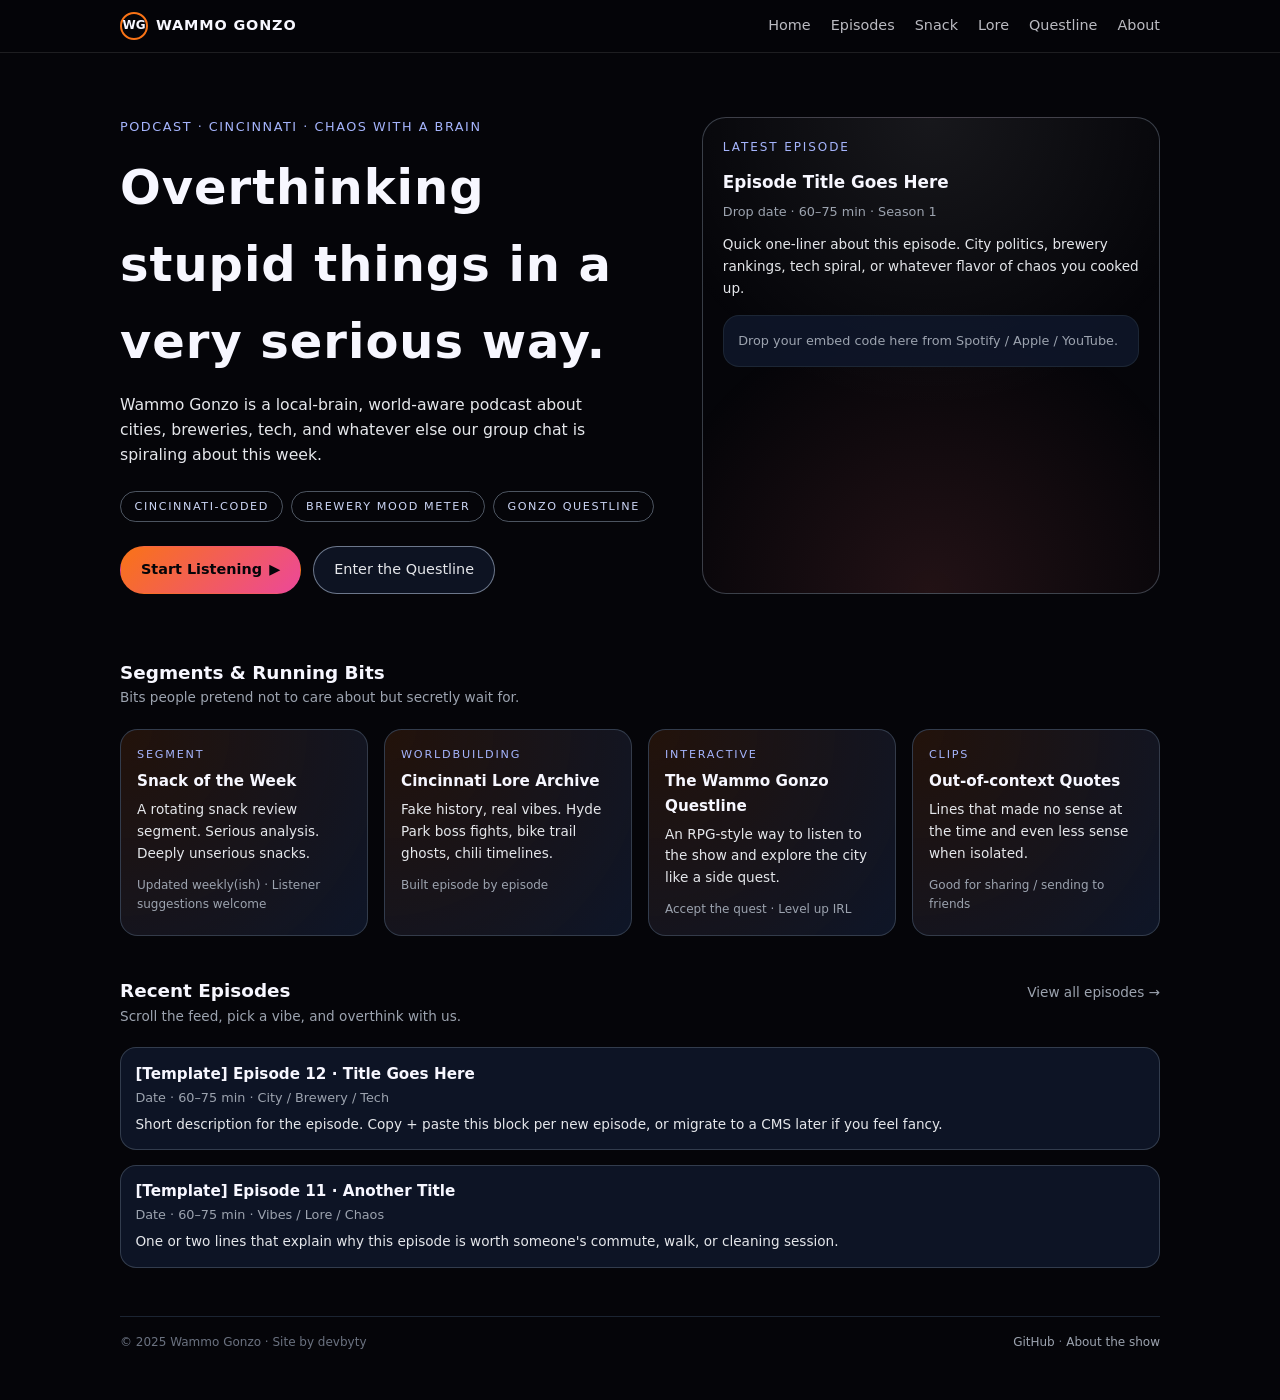
<file: index.html>
<!DOCTYPE html>
<html lang="en">
<head>
  <meta charset="UTF-8">
  <title>Wammo Gonzo Podcast</title>
  <meta name="viewport" content="width=device-width, initial-scale=1">
  <link rel="stylesheet" href="styles.css">
</head>
<body>
<header>
  <div class="nav-container">
    <div class="nav-left">
      <div class="logo-mark">WG</div>
      <div class="nav-title">Wammo Gonzo</div>
    </div>
    <nav class="nav-links">
      <a href="index.html">Home</a>
      <a href="episodes.html">Episodes</a>
      <a href="snack.html">Snack</a>
      <a href="lore.html">Lore</a>
      <a href="questline.html">Questline</a>
      <a href="about.html">About</a>
    </nav>
  </div>
</header>
<main>
  <section class="hero">
    <div>
      <div class="hero-tag">Podcast · Cincinnati · Chaos with a brain</div>
      <h1 class="hero-title">Overthinking stupid things in a very serious way.</h1>
      <p class="hero-sub">
        Wammo Gonzo is a local-brain, world-aware podcast about cities, breweries, tech,
        and whatever else our group chat is spiraling about this week.
      </p>
      <div class="hero-badges">
        <span class="badge">Cincinnati-coded</span>
        <span class="badge">Brewery Mood Meter</span>
        <span class="badge">Gonzo Questline</span>
      </div>
      <div class="hero-actions">
        <a class="btn-primary" href="https://www.youtube.com/@MUSTYRIVER">
          <span>Start Listening</span>
          <span>▶</span>
        </a>
        <a class="btn-ghost" href="questline.html">
          <span>Enter the Questline</span>
        </a>
      </div>
    </div>
    <div class="hero-right">
      <div class="hero-right-label">Latest Episode</div>
      <div class="hero-episode-title">Episode Title Goes Here</div>
      <div class="hero-episode-meta">Drop date · 60–75 min · Season 1</div>
      <div class="hero-episode-desc">
        Quick one-liner about this episode. City politics, brewery rankings,
        tech spiral, or whatever flavor of chaos you cooked up.
      </div>
      <div id="listen" class="player-placeholder">
        <!-- Replace this block with your real Spotify or Apple embed -->
        Drop your embed code here from Spotify / Apple / YouTube.
      </div>
    </div>
  </section>

  <section class="section">
    <div class="section-header">
      <div>
        <h2 class="section-title">Segments & Running Bits</h2>
        <p class="section-sub">Bits people pretend not to care about but secretly wait for.</p>
      </div>
    </div>
    <div class="card-grid">
      <a class="card" href="snack.html">
        <div class="card-label">Segment</div>
        <div class="card-title">Snack of the Week</div>
        <div class="card-text">
          A rotating snack review segment. Serious analysis. Deeply unserious snacks.
        </div>
        <div class="card-foot">Updated weekly(ish) · Listener suggestions welcome</div>
      </a>
      <a class="card" href="lore.html">
        <div class="card-label">Worldbuilding</div>
        <div class="card-title">Cincinnati Lore Archive</div>
        <div class="card-text">
          Fake history, real vibes. Hyde Park boss fights, bike trail ghosts, chili timelines.
        </div>
        <div class="card-foot">Built episode by episode</div>
      </a>
      <a class="card" href="questline.html">
        <div class="card-label">Interactive</div>
        <div class="card-title">The Wammo Gonzo Questline</div>
        <div class="card-text">
          An RPG-style way to listen to the show and explore the city like a side quest.
        </div>
        <div class="card-foot">Accept the quest · Level up IRL</div>
      </a>
      <a class="card" href="quotes.html">
        <div class="card-label">Clips</div>
        <div class="card-title">Out-of-context Quotes</div>
        <div class="card-text">
          Lines that made no sense at the time and even less sense when isolated.
        </div>
        <div class="card-foot">Good for sharing / sending to friends</div>
      </a>
    </div>
  </section>

  <section class="section">
    <div class="section-header">
      <div>
        <h2 class="section-title">Recent Episodes</h2>
        <p class="section-sub">Scroll the feed, pick a vibe, and overthink with us.</p>
      </div>
      <a class="section-sub" href="episodes.html">View all episodes →</a>
    </div>
    <div class="episode-list">
      <div class="episode-item">
        <div class="episode-item-title">[Template] Episode 12 · Title Goes Here</div>
        <div class="episode-item-meta">Date · 60–75 min · City / Brewery / Tech</div>
        <div class="episode-item-desc">
          Short description for the episode. Copy + paste this block per new episode,
          or migrate to a CMS later if you feel fancy.
        </div>
      </div>
      <div class="episode-item">
        <div class="episode-item-title">[Template] Episode 11 · Another Title</div>
        <div class="episode-item-meta">Date · 60–75 min · Vibes / Lore / Chaos</div>
        <div class="episode-item-desc">
          One or two lines that explain why this episode is worth someone's commute, walk, or cleaning session.
        </div>
      </div>
    </div>
  </section>

  <footer class="footer">
    <span>© 2025 Wammo Gonzo · Site by devbyty</span>
    <span>
      <a href="https://github.com/devbyty" target="_blank" rel="noreferrer">GitHub</a> ·
      <a href="about.html">About the show</a>
    </span>
  </footer>
</main>
</body>
</html>
</file>
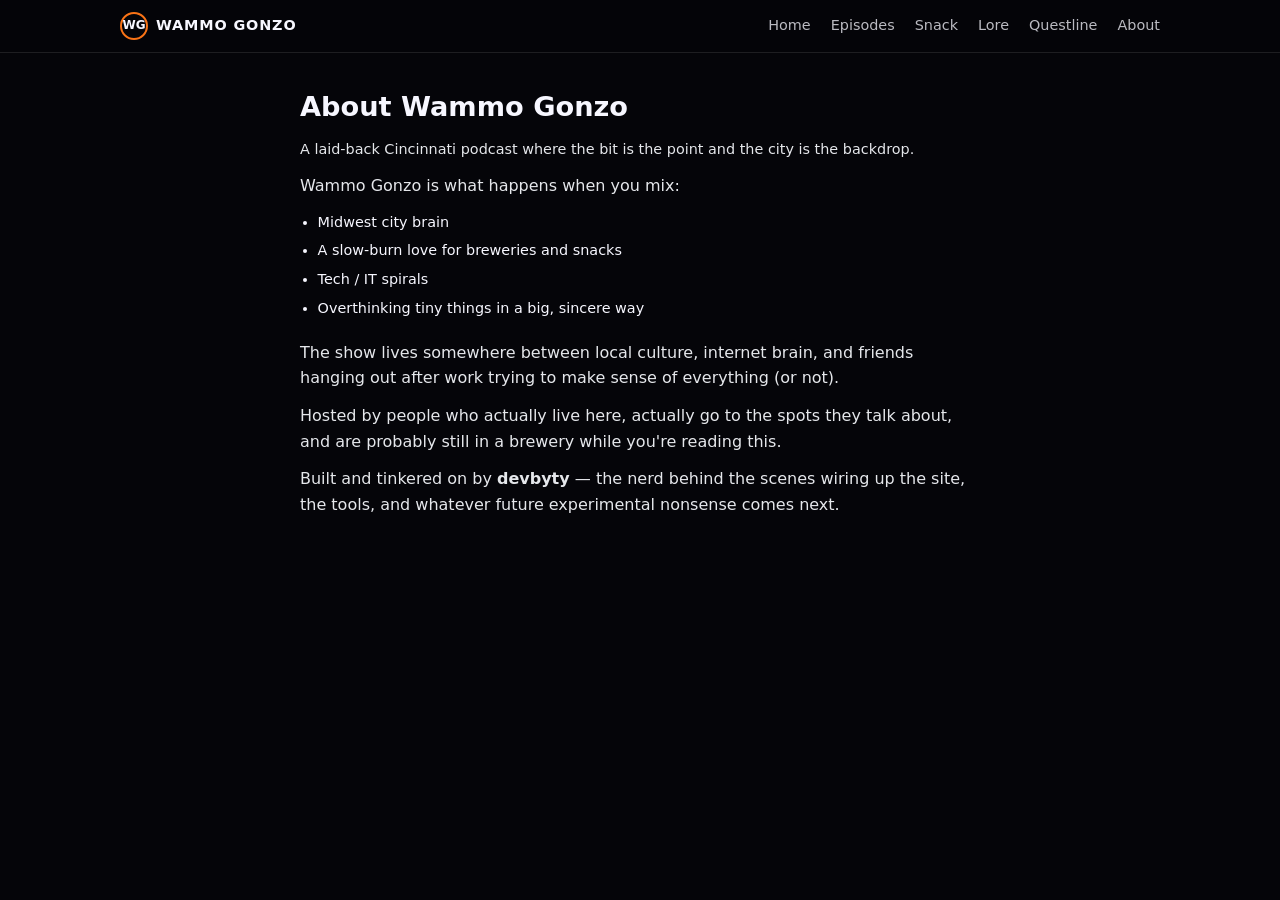
<file: about.html>
<!DOCTYPE html>
<html lang="en">
<head>
  <meta charset="UTF-8">
  <title>About · Wammo Gonzo</title>
  <meta name="viewport" content="width=device-width, initial-scale=1">
  <link rel="stylesheet" href="styles.css">
</head>
<body>
<header>
  <div class="nav-container">
    <div class="nav-left">
      <div class="logo-mark">WG</div>
      <div class="nav-title">Wammo Gonzo</div>
    </div>
    <nav class="nav-links">
      <a href="index.html">Home</a>
      <a href="episodes.html">Episodes</a>
      <a href="snack.html">Snack</a>
      <a href="lore.html">Lore</a>
      <a href="questline.html">Questline</a>
      <a href="about.html">About</a>
    </nav>
  </div>
</header>
<main class="page-layout">
  <h1>About Wammo Gonzo</h1>
  <p class="page-tagline">
    A laid-back Cincinnati podcast where the bit is the point and the city is the backdrop.
  </p>
  <p>
    Wammo Gonzo is what happens when you mix:
  </p>
  <ul class="list">
    <li>Midwest city brain</li>
    <li>A slow-burn love for breweries and snacks</li>
    <li>Tech / IT spirals</li>
    <li>Overthinking tiny things in a big, sincere way</li>
  </ul>
  <p>
    The show lives somewhere between local culture, internet brain, and friends hanging
    out after work trying to make sense of everything (or not).
  </p>
  <p>
    Hosted by people who actually live here, actually go to the spots they talk about,
    and are probably still in a brewery while you're reading this.
  </p>
  <p>
    Built and tinkered on by <strong>devbyty</strong> — the nerd behind the scenes
    wiring up the site, the tools, and whatever future experimental nonsense comes next.
  </p>
</main>
</body>
</html>
</file>
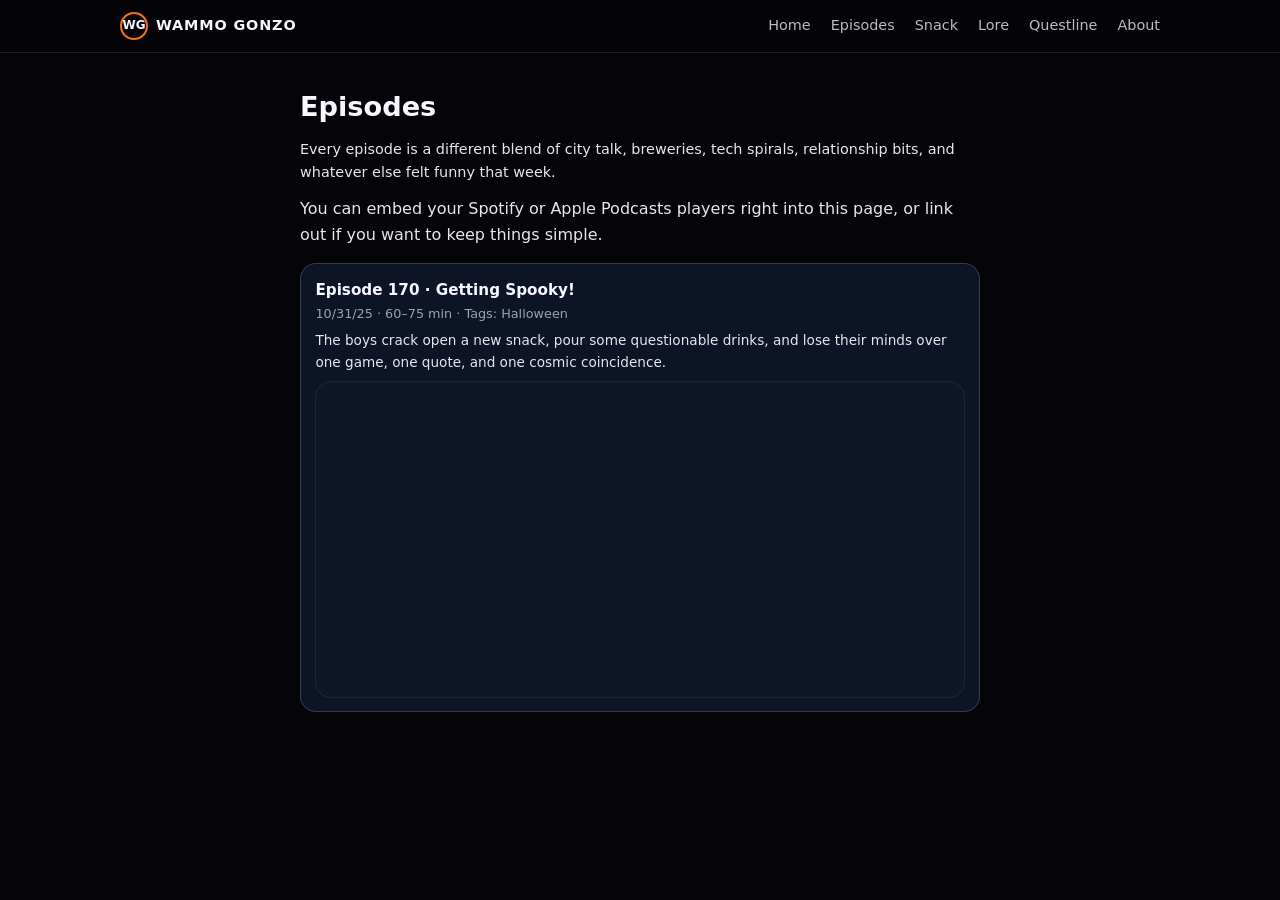
<file: episodes.html>
<!DOCTYPE html>
<html lang="en">
<head>
  <meta charset="UTF-8">
  <title>Episodes · Wammo Gonzo</title>
  <meta name="viewport" content="width=device-width, initial-scale=1">
  <link rel="stylesheet" href="styles.css">
</head>
<body>
<header>
  <div class="nav-container">
    <div class="nav-left">
      <div class="logo-mark">WG</div>
      <div class="nav-title">Wammo Gonzo</div>
    </div>
    <nav class="nav-links">
      <a href="index.html">Home</a>
      <a href="episodes.html">Episodes</a>
      <a href="snack.html">Snack</a>
      <a href="lore.html">Lore</a>
      <a href="questline.html">Questline</a>
      <a href="about.html">About</a>
    </nav>
  </div>
</header>
<main class="page-layout">
  <h1>Episodes</h1>
  <p class="page-tagline">
    Every episode is a different blend of city talk, breweries, tech spirals,
    relationship bits, and whatever else felt funny that week.
  </p>
  <p>
    You can embed your Spotify or Apple Podcasts players right into this page,
    or link out if you want to keep things simple.
  </p>
  <div class="episode-list">
    <div class="episode-item">
      <div class="episode-item-title">Episode 170 · Getting Spooky!</div>
      <div class="episode-item-meta">10/31/25 · 60–75 min · Tags: Halloween</div>
      <div class="episode-item-desc">
        The boys crack open a new snack, pour some questionable drinks, and lose their minds over one game, one quote, and one cosmic coincidence.
      </div>
  <div class="player-placeholder" style="margin-top:0.5rem;">
  <iframe
    data-testid="embed-iframe"
    style="border-radius:12px"
    src="https://open.spotify.com/embed/episode/0MzeaLw3sKksPdRPRKQY7b/video?utm_source=generator"
    width="100%"
    height="279"
    frameBorder="0"
    allowfullscreen=""
    allow="autoplay; clipboard-write; encrypted-media; fullscreen; picture-in-picture"
    loading="lazy">
  </iframe>
</div>
      </div>
    </div>
  </div>
</main>
</body>
</html>
</file>
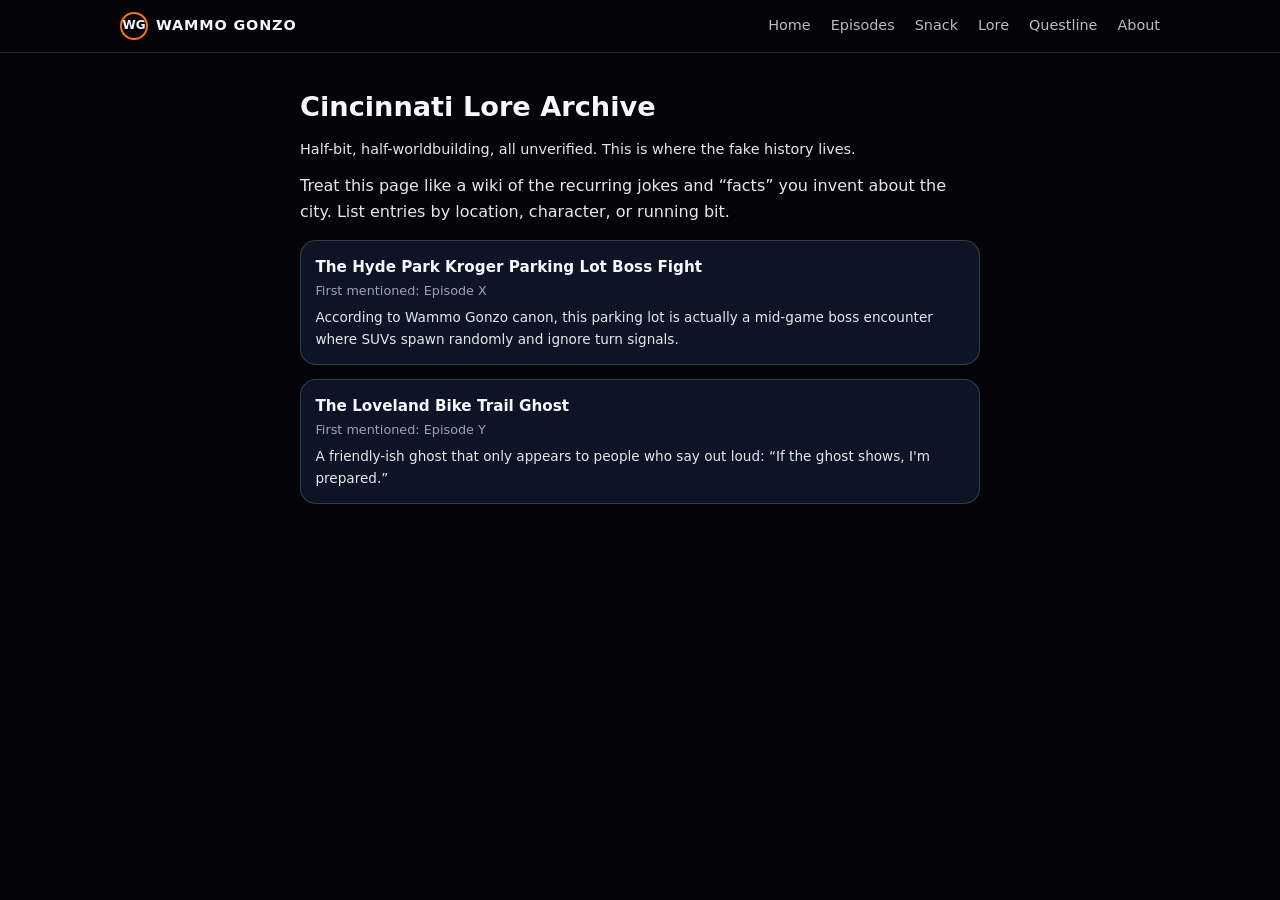
<file: lore.html>
<!DOCTYPE html>
<html lang="en">
<head>
  <meta charset="UTF-8">
  <title>Cincinnati Lore · Wammo Gonzo</title>
  <meta name="viewport" content="width=device-width, initial-scale=1">
  <link rel="stylesheet" href="styles.css">
</head>
<body>
<header>
  <div class="nav-container">
    <div class="nav-left">
      <div class="logo-mark">WG</div>
      <div class="nav-title">Wammo Gonzo</div>
    </div>
    <nav class="nav-links">
      <a href="index.html">Home</a>
      <a href="episodes.html">Episodes</a>
      <a href="snack.html">Snack</a>
      <a href="lore.html">Lore</a>
      <a href="questline.html">Questline</a>
      <a href="about.html">About</a>
    </nav>
  </div>
</header>
<main class="page-layout">
  <h1>Cincinnati Lore Archive</h1>
  <p class="page-tagline">
    Half-bit, half-worldbuilding, all unverified. This is where the fake history lives.
  </p>
  <p>
    Treat this page like a wiki of the recurring jokes and “facts” you invent about the city.
    List entries by location, character, or running bit.
  </p>
  <div class="episode-list">
    <div class="episode-item">
      <div class="episode-item-title">The Hyde Park Kroger Parking Lot Boss Fight</div>
      <div class="episode-item-meta">First mentioned: Episode X</div>
      <div class="episode-item-desc">
        According to Wammo Gonzo canon, this parking lot is actually a mid-game boss encounter
        where SUVs spawn randomly and ignore turn signals.
      </div>
    </div>
    <div class="episode-item">
      <div class="episode-item-title">The Loveland Bike Trail Ghost</div>
      <div class="episode-item-meta">First mentioned: Episode Y</div>
      <div class="episode-item-desc">
        A friendly-ish ghost that only appears to people who say out loud:
        “If the ghost shows, I'm prepared.”
      </div>
    </div>
  </div>
</main>
</body>
</html>
</file>
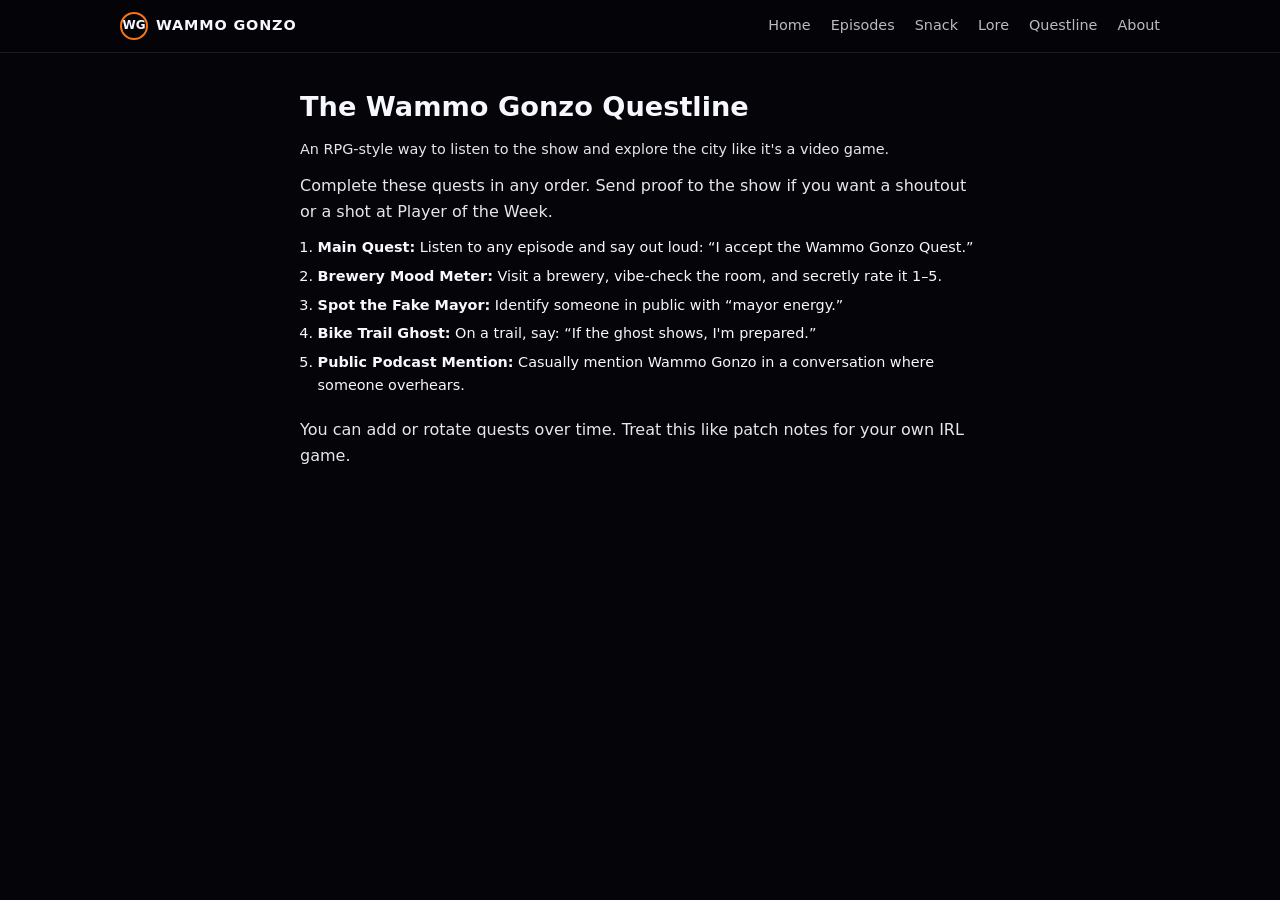
<file: questline.html>
<!DOCTYPE html>
<html lang="en">
<head>
  <meta charset="UTF-8">
  <title>Questline · Wammo Gonzo</title>
  <meta name="viewport" content="width=device-width, initial-scale=1">
  <link rel="stylesheet" href="styles.css">
</head>
<body>
<header>
  <div class="nav-container">
    <div class="nav-left">
      <div class="logo-mark">WG</div>
      <div class="nav-title">Wammo Gonzo</div>
    </div>
    <nav class="nav-links">
      <a href="index.html">Home</a>
      <a href="episodes.html">Episodes</a>
      <a href="snack.html">Snack</a>
      <a href="lore.html">Lore</a>
      <a href="questline.html">Questline</a>
      <a href="about.html">About</a>
    </nav>
  </div>
</header>
<main class="page-layout">
  <h1>The Wammo Gonzo Questline</h1>
  <p class="page-tagline">
    An RPG-style way to listen to the show and explore the city like it's a video game.
  </p>
  <p>
    Complete these quests in any order. Send proof to the show if you want a shoutout
    or a shot at Player of the Week.
  </p>
  <ol class="list">
    <li><strong>Main Quest:</strong> Listen to any episode and say out loud: “I accept the Wammo Gonzo Quest.”</li>
    <li><strong>Brewery Mood Meter:</strong> Visit a brewery, vibe-check the room, and secretly rate it 1–5.</li>
    <li><strong>Spot the Fake Mayor:</strong> Identify someone in public with “mayor energy.”</li>
    <li><strong>Bike Trail Ghost:</strong> On a trail, say: “If the ghost shows, I'm prepared.”</li>
    <li><strong>Public Podcast Mention:</strong> Casually mention Wammo Gonzo in a conversation where someone overhears.</li>
  </ol>
  <p>
    You can add or rotate quests over time. Treat this like patch notes for your own IRL game.
  </p>
</main>
</body>
</html>
</file>
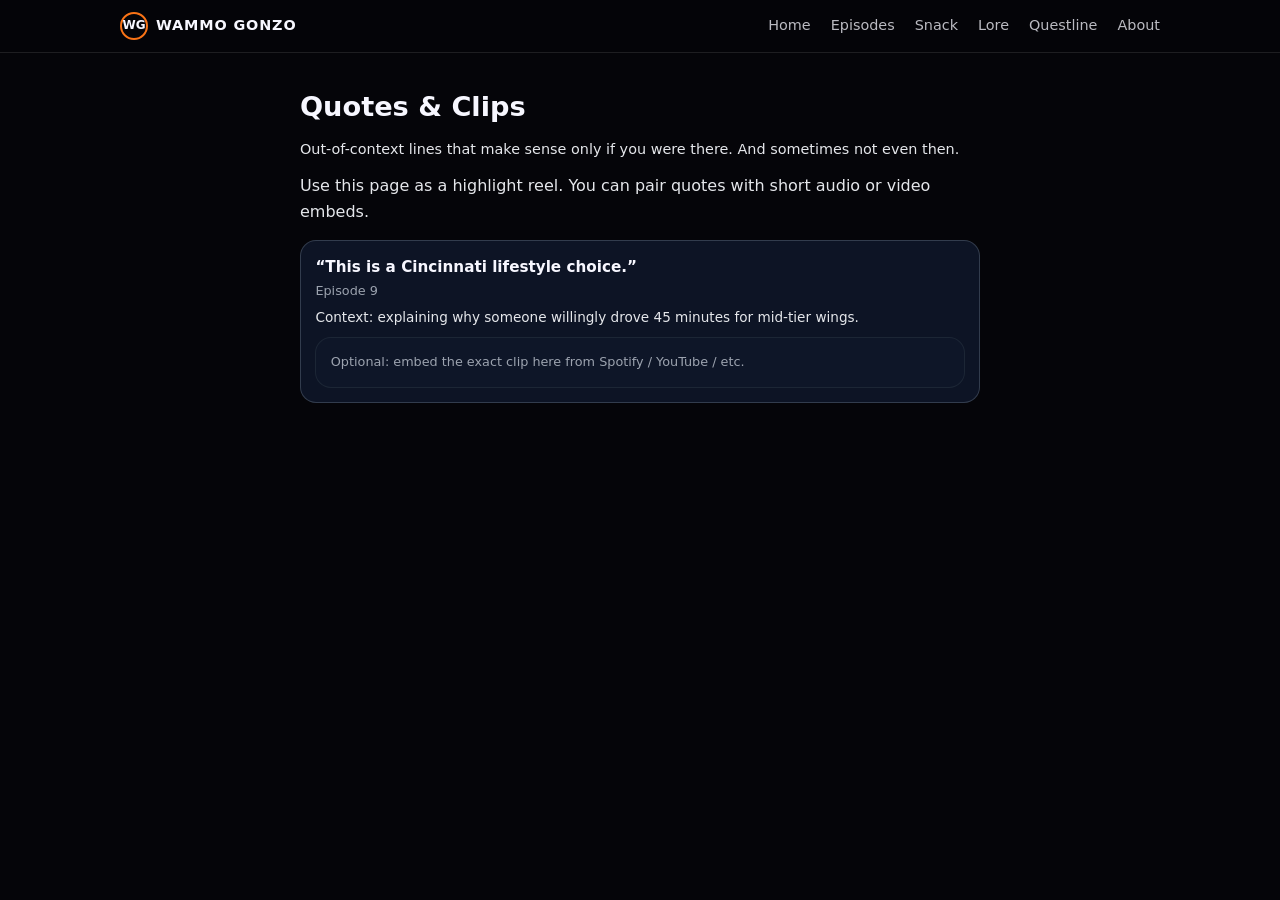
<file: quotes.html>
<!DOCTYPE html>
<html lang="en">
<head>
  <meta charset="UTF-8">
  <title>Quotes & Clips · Wammo Gonzo</title>
  <meta name="viewport" content="width=device-width, initial-scale=1">
  <link rel="stylesheet" href="styles.css">
</head>
<body>
<header>
  <div class="nav-container">
    <div class="nav-left">
      <div class="logo-mark">WG</div>
      <div class="nav-title">Wammo Gonzo</div>
    </div>
    <nav class="nav-links">
      <a href="index.html">Home</a>
      <a href="episodes.html">Episodes</a>
      <a href="snack.html">Snack</a>
      <a href="lore.html">Lore</a>
      <a href="questline.html">Questline</a>
      <a href="about.html">About</a>
    </nav>
  </div>
</header>
<main class="page-layout">
  <h1>Quotes & Clips</h1>
  <p class="page-tagline">
    Out-of-context lines that make sense only if you were there. And sometimes not even then.
  </p>
  <p>
    Use this page as a highlight reel. You can pair quotes with short audio or video embeds.
  </p>
  <div class="episode-list">
    <div class="episode-item">
      <div class="episode-item-title">“This is a Cincinnati lifestyle choice.”</div>
      <div class="episode-item-meta">Episode 9</div>
      <div class="episode-item-desc">
        Context: explaining why someone willingly drove 45 minutes for mid-tier wings.
      </div>
      <div class="player-placeholder" style="margin-top:0.5rem;">
        Optional: embed the exact clip here from Spotify / YouTube / etc.
      </div>
    </div>
  </div>
</main>
</body>
</html>
</file>
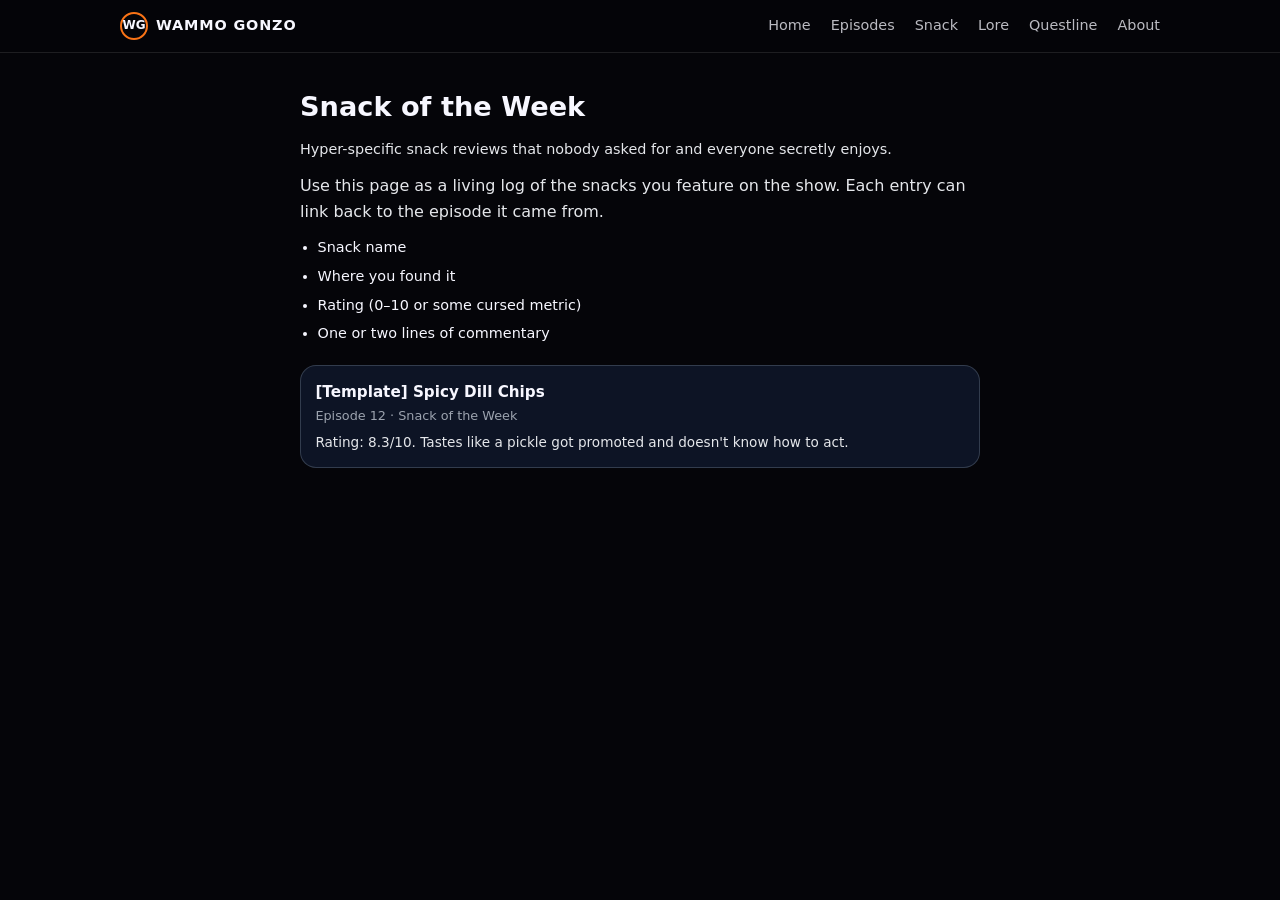
<file: snack.html>
<!DOCTYPE html>
<html lang="en">
<head>
  <meta charset="UTF-8">
  <title>Snack of the Week · Wammo Gonzo</title>
  <meta name="viewport" content="width=device-width, initial-scale=1">
  <link rel="stylesheet" href="styles.css">
</head>
<body>
<header>
  <div class="nav-container">
    <div class="nav-left">
      <div class="logo-mark">WG</div>
      <div class="nav-title">Wammo Gonzo</div>
    </div>
    <nav class="nav-links">
      <a href="index.html">Home</a>
      <a href="episodes.html">Episodes</a>
      <a href="snack.html">Snack</a>
      <a href="lore.html">Lore</a>
      <a href="questline.html">Questline</a>
      <a href="about.html">About</a>
    </nav>
  </div>
</header>
<main class="page-layout">
  <h1>Snack of the Week</h1>
  <p class="page-tagline">
    Hyper-specific snack reviews that nobody asked for and everyone secretly enjoys.
  </p>
  <p>
    Use this page as a living log of the snacks you feature on the show.
    Each entry can link back to the episode it came from.
  </p>
  <ul class="list">
    <li>Snack name</li>
    <li>Where you found it</li>
    <li>Rating (0–10 or some cursed metric)</li>
    <li>One or two lines of commentary</li>
  </ul>
  <div class="episode-list">
    <div class="episode-item">
      <div class="episode-item-title">[Template] Spicy Dill Chips</div>
      <div class="episode-item-meta">Episode 12 · Snack of the Week</div>
      <div class="episode-item-desc">
        Rating: 8.3/10. Tastes like a pickle got promoted and doesn't know how to act.
      </div>
    </div>
  </div>
</main>
</body>
</html>
</file>
<file: styles.css>
* {
  box-sizing: border-box;
  margin: 0;
  padding: 0;
}
body {
  font-family: system-ui, -apple-system, BlinkMacSystemFont, "Segoe UI", sans-serif;
  background: #050509;
  color: #f7f7ff;
  line-height: 1.6;
}
a {
  color: inherit;
  text-decoration: none;
}
header {
  border-bottom: 1px solid rgba(255,255,255,0.1);
  position: sticky;
  top: 0;
  z-index: 20;
  backdrop-filter: blur(12px);
  background: rgba(5,5,9,0.85);
}
.nav-container {
  max-width: 1080px;
  margin: 0 auto;
  padding: 0.75rem 1.25rem;
  display: flex;
  align-items: center;
  justify-content: space-between;
}
.nav-left {
  display: flex;
  align-items: center;
  gap: 0.5rem;
}
.logo-mark {
  width: 28px;
  height: 28px;
  border-radius: 999px;
  border: 2px solid #f97316;
  display: flex;
  align-items: center;
  justify-content: center;
  font-size: 0.75rem;
  font-weight: 700;
}
.nav-title {
  font-weight: 700;
  letter-spacing: 0.06em;
  font-size: 0.9rem;
  text-transform: uppercase;
}
.nav-links {
  display: flex;
  gap: 1.25rem;
  font-size: 0.9rem;
}
.nav-links a {
  opacity: 0.75;
}
.nav-links a:hover {
  opacity: 1;
}
main {
  max-width: 1080px;
  margin: 0 auto;
  padding: 1.5rem 1.25rem 3rem;
}
.hero {
  display: grid;
  grid-template-columns: minmax(0, 3fr) minmax(0, 2.5fr);
  gap: 2rem;
  padding: 2.5rem 0 1.5rem;
}
.hero-tag {
  font-size: 0.8rem;
  letter-spacing: 0.12em;
  text-transform: uppercase;
  color: #a5b4fc;
  margin-bottom: 0.75rem;
}
.hero-title {
  font-size: clamp(2.2rem, 4vw, 3rem);
  font-weight: 800;
  letter-spacing: 0.02em;
  margin-bottom: 0.75rem;
}
.hero-sub {
  color: #e5e7eb;
  font-size: 0.98rem;
  max-width: 32rem;
  margin-bottom: 1.5rem;
}
.hero-badges {
  display: flex;
  flex-wrap: wrap;
  gap: 0.5rem;
  margin-bottom: 1.5rem;
}
.badge {
  font-size: 0.7rem;
  text-transform: uppercase;
  letter-spacing: 0.14em;
  border-radius: 999px;
  padding: 0.35rem 0.85rem;
  border: 1px solid rgba(148,163,184,0.5);
  color: #cbd5f5;
}
.hero-actions {
  display: flex;
  flex-wrap: wrap;
  gap: 0.75rem;
}
.btn-primary, .btn-ghost {
  padding: 0.7rem 1.25rem;
  border-radius: 999px;
  font-size: 0.9rem;
  display: inline-flex;
  align-items: center;
  gap: 0.45rem;
  border: 1px solid transparent;
  cursor: pointer;
}
.btn-primary {
  background: linear-gradient(135deg,#f97316,#ec4899);
  color: #050509;
  font-weight: 600;
}
.btn-ghost {
  border-color: rgba(148,163,184,0.7);
  color: #e5e7eb;
  background: rgba(15,23,42,0.8);
}
.hero-right {
  background: radial-gradient(circle at top, rgba(248,250,252,0.08), transparent 55%),
              radial-gradient(circle at bottom, rgba(248,113,113,0.12), transparent 55%);
  border-radius: 1.5rem;
  border: 1px solid rgba(148,163,184,0.35);
  padding: 1.25rem 1.25rem 1.5rem;
}
.hero-right-label {
  font-size: 0.75rem;
  text-transform: uppercase;
  letter-spacing: 0.16em;
  color: #a5b4fc;
  margin-bottom: 0.75rem;
}
.hero-episode-title {
  font-size: 1.05rem;
  font-weight: 600;
  margin-bottom: 0.35rem;
}
.hero-episode-meta {
  font-size: 0.8rem;
  color: #9ca3af;
  margin-bottom: 0.75rem;
}
.hero-episode-desc {
  font-size: 0.85rem;
  color: #e5e7eb;
  margin-bottom: 1rem;
}
.player-placeholder {
  background: rgba(15,23,42,0.9);
  border-radius: 1rem;
  border: 1px solid rgba(31,41,55,0.9);
  padding: 0.9rem;
  font-size: 0.8rem;
  color: #9ca3af;
}
.section {
  margin-top: 2.5rem;
}
.section-header {
  display: flex;
  align-items: baseline;
  justify-content: space-between;
  gap: 1rem;
  margin-bottom: 1.25rem;
}
.section-title {
  font-size: 1.15rem;
  font-weight: 600;
}
.section-sub {
  font-size: 0.85rem;
  color: #9ca3af;
}
.card-grid {
  display: grid;
  grid-template-columns: repeat(auto-fit, minmax(220px, 1fr));
  gap: 1rem;
}
.card {
  border-radius: 1.1rem;
  border: 1px solid rgba(55,65,81,0.9);
  background: radial-gradient(circle at top left, rgba(249,115,22,0.12), rgba(15,23,42,0.95));
  padding: 1rem;
  display: flex;
  flex-direction: column;
  gap: 0.35rem;
}
.card-label {
  font-size: 0.7rem;
  text-transform: uppercase;
  letter-spacing: 0.16em;
  color: #a5b4fc;
}
.card-title {
  font-size: 0.95rem;
  font-weight: 600;
}
.card-text {
  font-size: 0.85rem;
  color: #e5e7eb;
}
.card-foot {
  font-size: 0.75rem;
  color: #9ca3af;
  margin-top: 0.35rem;
}
.footer {
  border-top: 1px solid rgba(31,41,55,0.9);
  margin-top: 3rem;
  padding-top: 1rem;
  font-size: 0.75rem;
  color: #6b7280;
  display: flex;
  flex-wrap: wrap;
  justify-content: space-between;
  gap: 0.75rem;
}
.footer a {
  color: #9ca3af;
}
.page-layout {
  padding-top: 2rem;
  max-width: 720px;
  margin: 0 auto;
}
.page-layout h1 {
  font-size: 1.7rem;
  margin-bottom: 0.6rem;
}
.page-layout p {
  margin-bottom: 0.75rem;
  color: #e5e7eb;
}
.page-tagline {
  font-size: 0.9rem;
  color: #9ca3af;
  margin-bottom: 1.25rem;
}
.list {
  margin: 0.5rem 0 1.25rem;
  padding-left: 1.1rem;
  font-size: 0.9rem;
}
.list li {
  margin-bottom: 0.35rem;
}
.episode-list {
  display: flex;
  flex-direction: column;
  gap: 0.9rem;
  margin-top: 1rem;
}
.episode-item {
  border-radius: 1rem;
  border: 1px solid rgba(55,65,81,0.9);
  padding: 0.85rem 0.9rem;
  background: rgba(15,23,42,0.9);
}
.episode-item-title {
  font-size: 0.95rem;
  font-weight: 600;
}
.episode-item-meta {
  font-size: 0.8rem;
  color: #9ca3af;
  margin: 0.1rem 0 0.35rem;
}
.episode-item-desc {
  font-size: 0.85rem;
  color: #e5e7eb;
}
@media (max-width: 768px) {
  .hero {
    grid-template-columns: minmax(0, 1fr);
  }
  .nav-links {
    display: none;
  }
  main {
    padding-top: 1rem;
  }
}
main {
  max-width: 1080px;
  margin: 0 auto;
  padding: 1.5rem 1.25rem 3rem;
}
</file>
